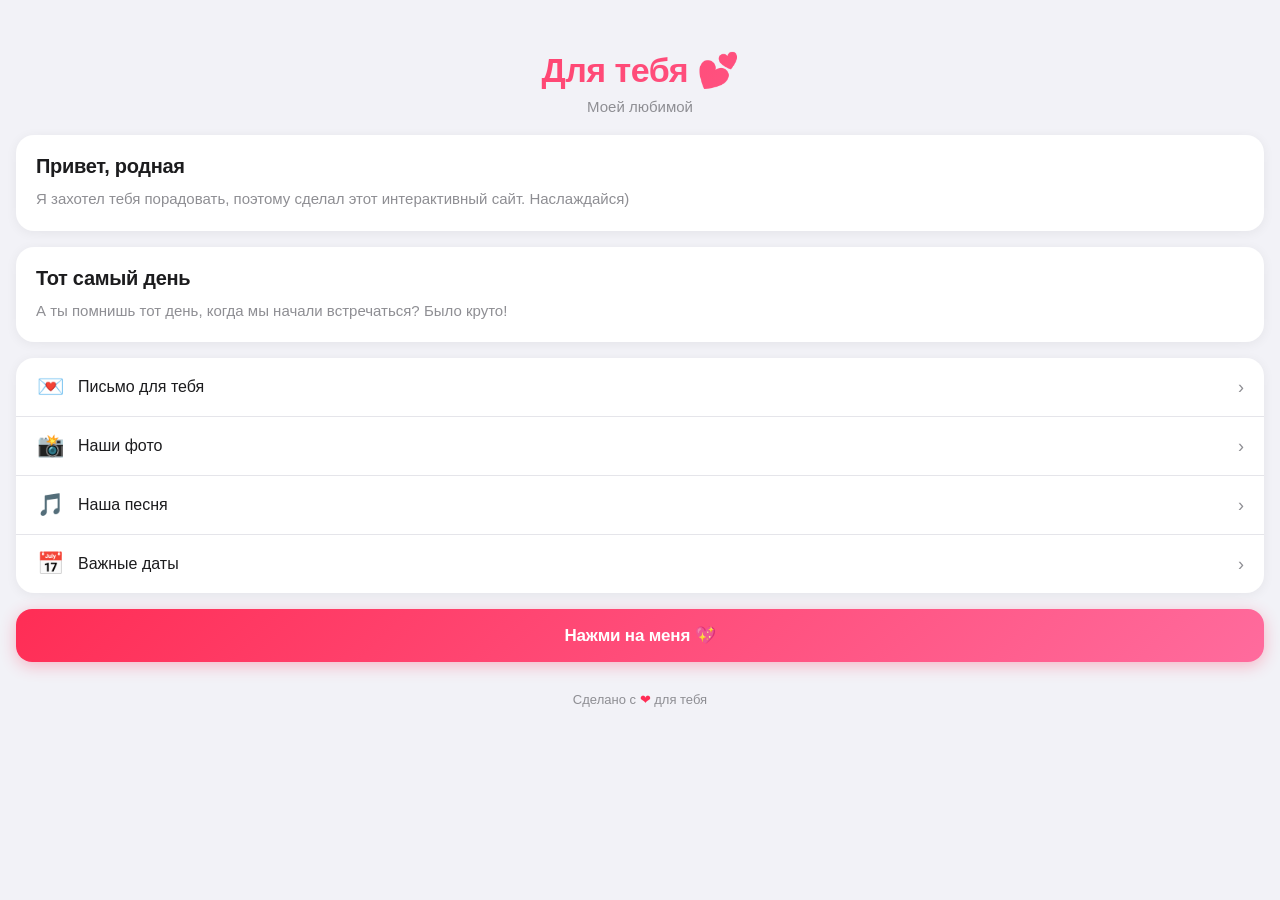
<file: index.html>
<!DOCTYPE html>
<html lang="ru">

<head>
  <meta charset="UTF-8">
  <meta name="viewport" content="width=device-width, initial-scale=1.0, maximum-scale=1.0, user-scalable=no">
  <meta name="apple-mobile-web-app-capable" content="yes">
  <meta name="apple-mobile-web-app-status-bar-style" content="black-translucent">
  <title>Для тебя 💕</title>
  <link rel="stylesheet" href="main.css">
</head>

<body>

  <div class="header">
    <h1>Для тебя 💕</h1>
    <p>Моей любимой</p>
  </div>

  <div class="card">
    <h2>Привет, родная</h2>
    <p>Я захотел тебя порадовать, поэтому сделал этот интерактивный сайт. Наслаждайся)</p>
  </div>

  <div class="card">
    <h2>Тот самый день</h2>
    <p>А ты помнишь тот день, когда мы начали встречаться? Было круто!</p>
  </div>

  <div class="list">
    <a href="letter.html" class="list-item">
      <span class="icon">💌</span>
      <span>Письмо для тебя</span>
      <span class="arrow">›</span>
    </a>
    <a href="photos.html" class="list-item">
      <span class="icon">📸</span>
      <span>Наши фото</span>
      <span class="arrow">›</span>
    </a>
    <a href="songs.html" class="list-item">
      <span class="icon">🎵</span>
      <span>Наша песня</span>
      <span class="arrow">›</span>
    </a>
    <a href="dates.html" class="list-item">
      <span class="icon">📅</span>
      <span>Важные даты</span>
      <span class="arrow">›</span>
    </a>
  </div>

  <button class="btn" onclick="alert('Я люблю тебя и хочу всю жизнь быть с тобой💕')">
    Нажми на меня 💖
  </button>

  <div class="footer">
    Сделано с <span class="heart">❤</span> для тебя
  </div>

</body>

</html>
</file>
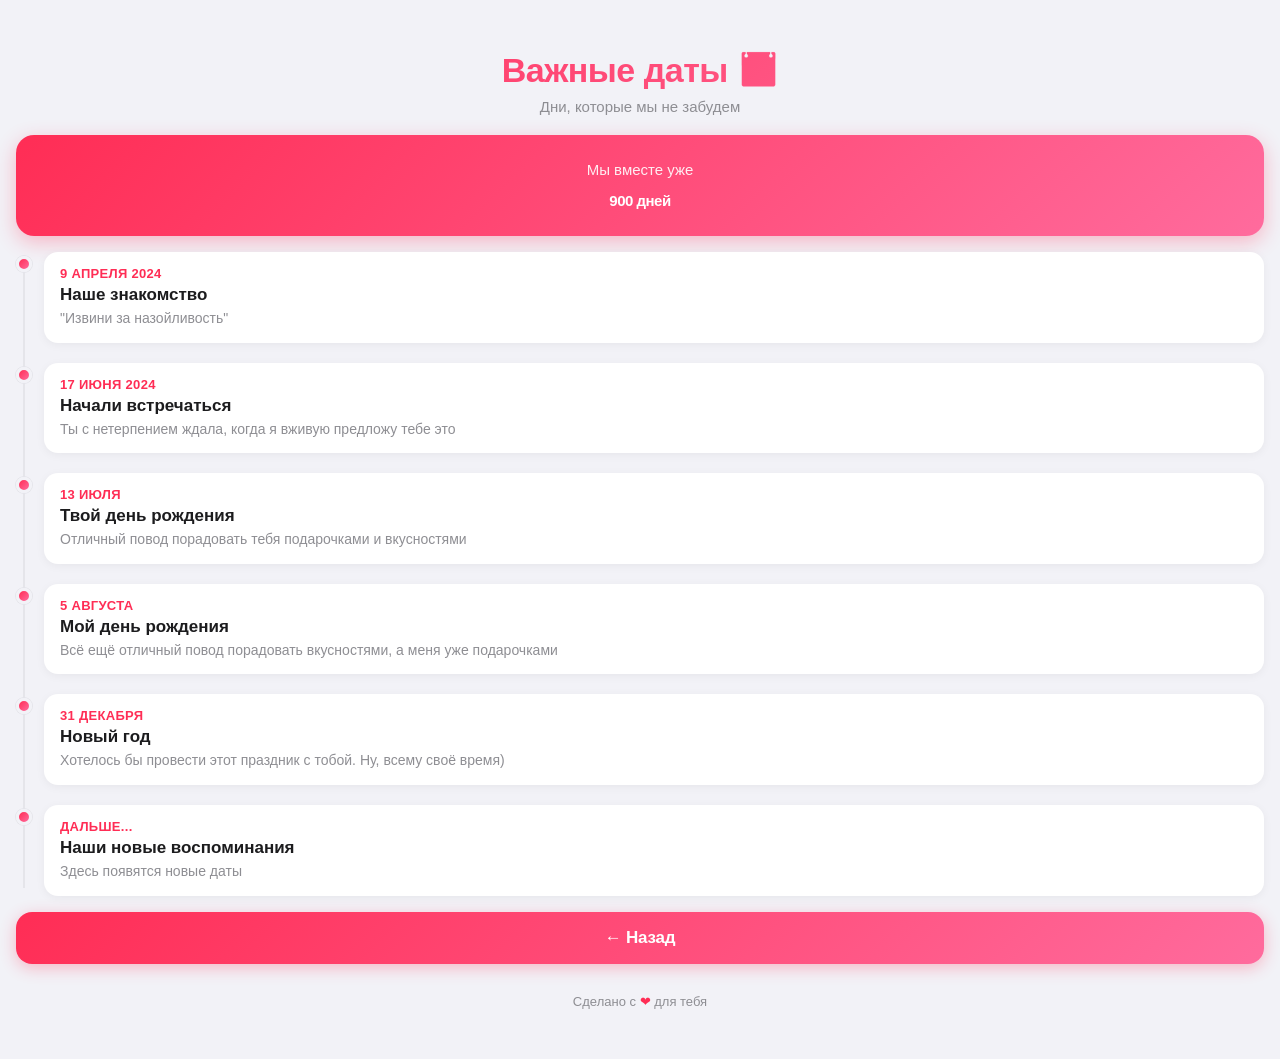
<file: dates.html>
<!DOCTYPE html>
<html lang="ru">
<head>
<meta charset="UTF-8">
<meta name="viewport" content="width=device-width, initial-scale=1.0, maximum-scale=1.0, user-scalable=no">
<meta name="apple-mobile-web-app-capable" content="yes">
<meta name="apple-mobile-web-app-status-bar-style" content="black-translucent">
<title>Важные даты 📅</title>
<link rel="stylesheet" href="main.css">
</head>
<body>

  <div class="header">
    <h1>Важные даты 📅</h1>
    <p>Дни, которые мы не забудем</p>
  </div>

  <!-- Счётчик дней вместе -->
  <div class="card counter-card">
    <p class="counter-label">Мы вместе уже</p>
    <p class="counter-value"><span id="days-together">0</span> дней</p>
  </div>

  <!-- Таймлайн дат -->
  <div class="timeline">

    <div class="timeline-item">
      <div class="timeline-dot"></div>
      <div class="timeline-content">
        <p class="timeline-date">9 апреля 2024</p>
        <p class="timeline-title">Наше знакомство</p>
        <p class="timeline-desc">"Извини за назойливость"</p>
      </div>
    </div>

    <div class="timeline-item">
      <div class="timeline-dot"></div>
      <div class="timeline-content">
        <p class="timeline-date">17 июня 2024</p>
        <p class="timeline-title">Начали встречаться</p>
        <p class="timeline-desc">Ты с нетерпением ждала, когда я вживую предложу тебе это</p>
      </div>
    </div>

    <div class="timeline-item">
      <div class="timeline-dot"></div>
      <div class="timeline-content">
        <p class="timeline-date">13 июля</p>
        <p class="timeline-title">Твой день рождения</p>
        <p class="timeline-desc">Отличный повод порадовать тебя подарочками и вкусностями</p>
      </div>
    </div>

    <div class="timeline-item">
      <div class="timeline-dot"></div>
      <div class="timeline-content">
        <p class="timeline-date">5 августа</p>
        <p class="timeline-title">Мой день рождения</p>
        <p class="timeline-desc">Всё ещё отличный повод порадовать вкусностями, а меня уже подарочками</p>
      </div>
    </div>

    <div class="timeline-item">
      <div class="timeline-dot"></div>
      <div class="timeline-content">
        <p class="timeline-date">31 декабря</p>
        <p class="timeline-title">Новый год</p>
        <p class="timeline-desc">Хотелось бы провести этот праздник с тобой. Ну, всему своё время)</p>
      </div>
    </div>

    <div class="timeline-item">
      <div class="timeline-dot"></div>
      <div class="timeline-content">
        <p class="timeline-date">Дальше...</p>
        <p class="timeline-title">Наши новые воспоминания</p>
        <p class="timeline-desc">Здесь появятся новые даты</p>
      </div>
    </div>

  </div>

  <a href="index.html" class="btn back-btn">← Назад</a>

  <div class="footer">
    Сделано с <span class="heart">❤</span> для тебя
  </div>

  <script>
    // Счётчик дней вместе
    // Замени дату на вашу реальную дату начала отношений
    const startDate = new Date('2024-06-17');

    const now = new Date();
    const diff = Math.floor((now - startDate) / (1000 * 60 * 60 * 24));
    document.getElementById('days-together').textContent = diff;
  </script>

</body>
</html>
</file>
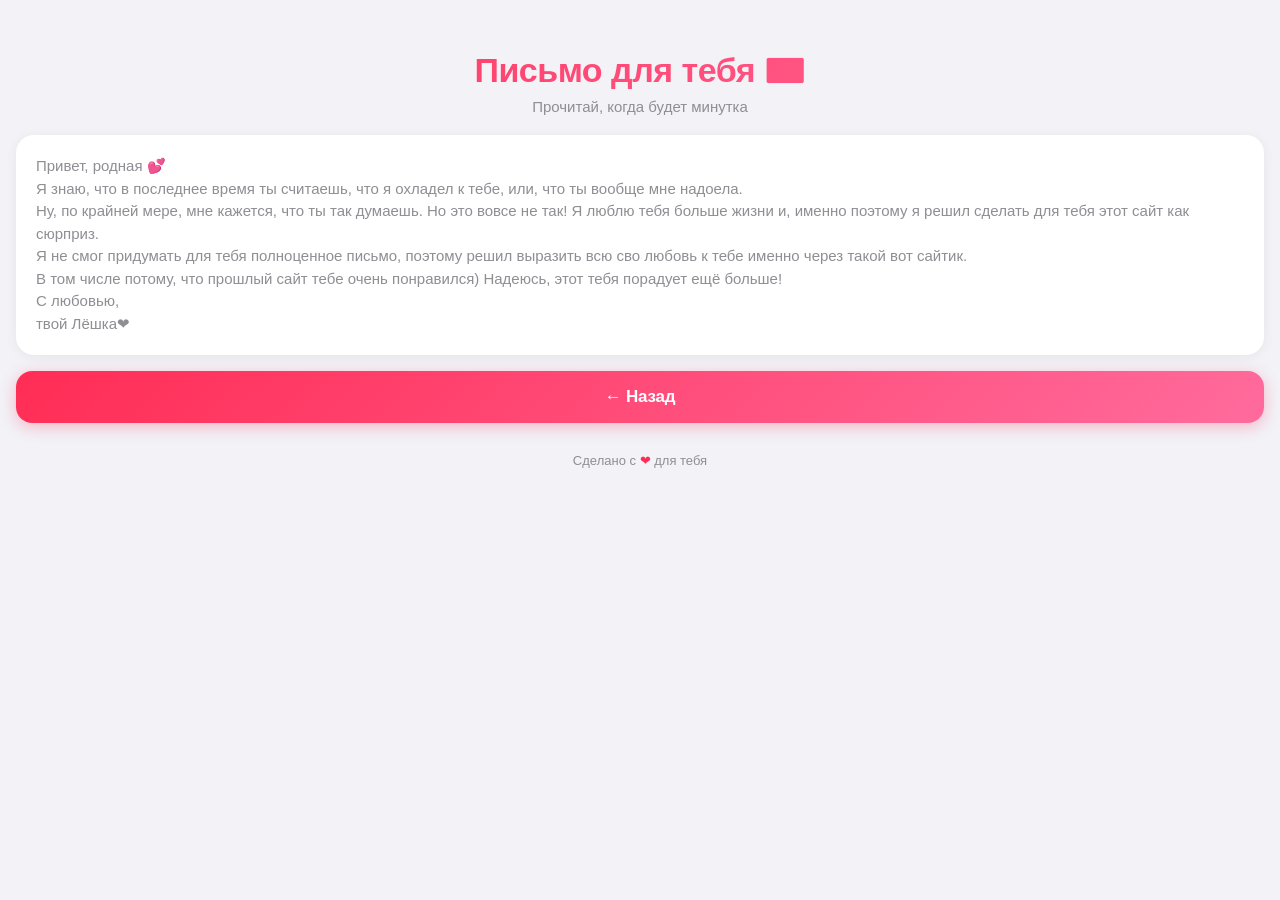
<file: letter.html>
<!DOCTYPE html>
<html lang="ru">
<head>
<meta charset="UTF-8">
<meta name="viewport" content="width=device-width, initial-scale=1.0, maximum-scale=1.0, user-scalable=no">
<meta name="apple-mobile-web-app-capable" content="yes">
<meta name="apple-mobile-web-app-status-bar-style" content="black-translucent">
<title>Письмо для тебя 💌</title>
<link rel="stylesheet" href="main.css">
</head>
<body>

  <div class="header">
    <h1>Письмо для тебя 💌</h1>
    <p>Прочитай, когда будет минутка</p>
  </div>

  <div class="card letter-card">
    <p class="letter-greeting">Привет, родная 💕</p>

    <p>Я знаю, что в последнее время ты считаешь, что я охладел к тебе, или, что ты вообще мне надоела.</p>

    <p>Ну, по крайней мере, мне кажется, что ты так думаешь. Но это вовсе не так! Я люблю тебя больше жизни и, именно поэтому я решил сделать для тебя этот сайт как сюрприз.</p>

    <p>Я не смог придумать для тебя полноценное письмо, поэтому решил выразить всю сво любовь к тебе именно через такой вот сайтик.</p>

    <p>В том числе потому, что прошлый сайт тебе очень понравился) Надеюсь, этот тебя порадует ещё больше!</p>

    <p class="letter-signature">С любовью,<br>твой Лёшка❤</p>
  </div>

  <a href="index.html" class="btn back-btn">← Назад</a>

  <div class="footer">
    Сделано с <span class="heart">❤</span> для тебя
  </div>

</body>
</html>
</file>
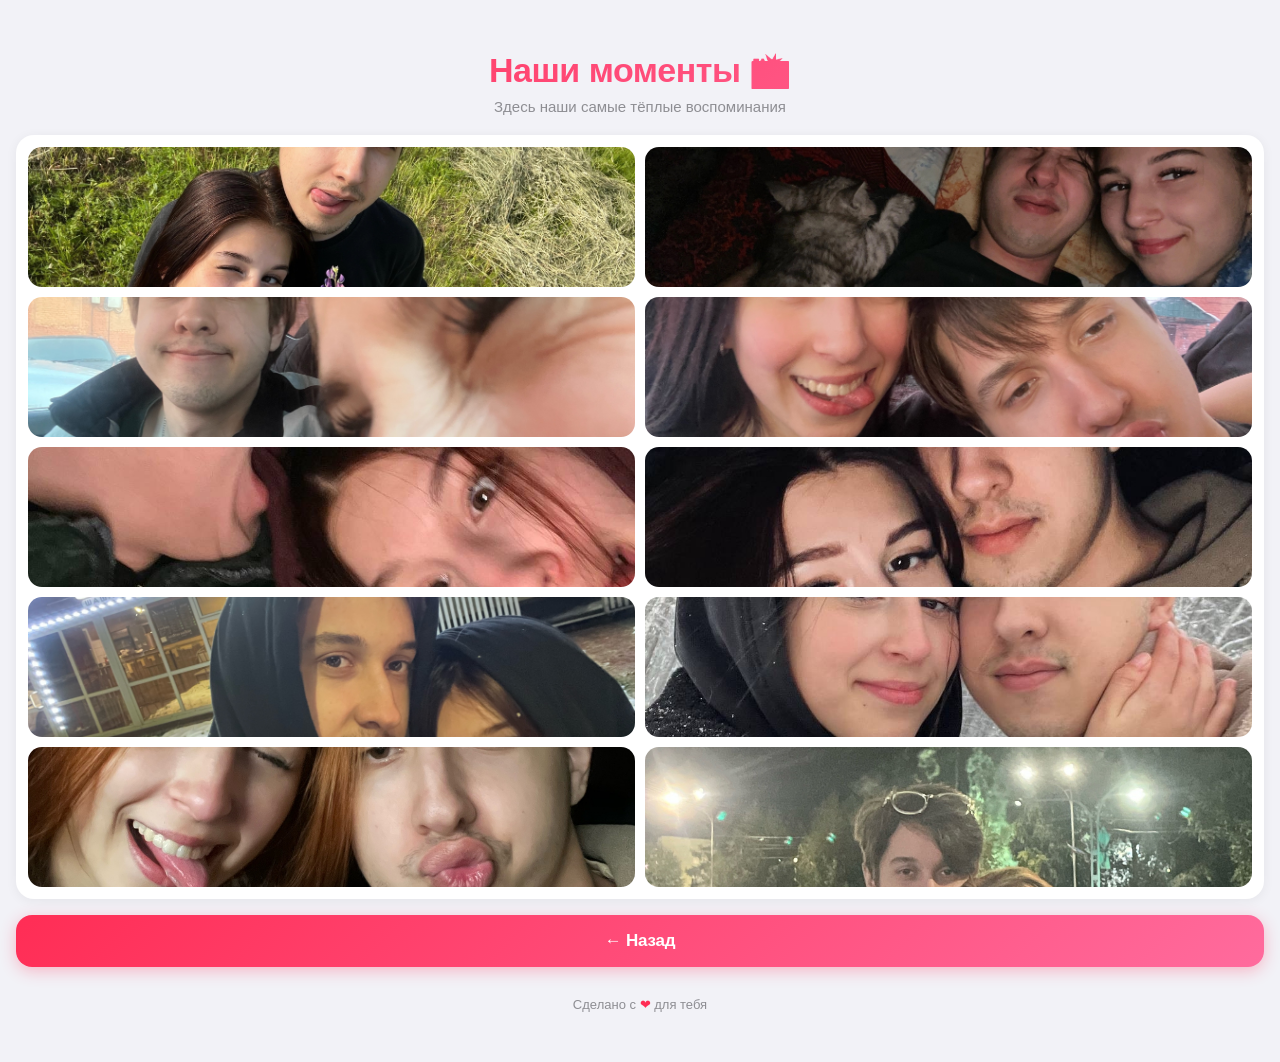
<file: photos.html>
<!DOCTYPE html>
<html lang="ru">
<head>
<meta charset="UTF-8">
<meta name="viewport" content="width=device-width, initial-scale=1.0, maximum-scale=1.0, user-scalable=no">
<meta name="apple-mobile-web-app-capable" content="yes">
<meta name="apple-mobile-web-app-status-bar-style" content="black-translucent">
<title>Наши фото 📸</title>
<link rel="stylesheet" href="main.css">
</head>
<body>

  <div class="header">
    <h1>Наши моменты 📸</h1>
    <p>Здесь наши самые тёплые воспоминания</p>
  </div>

  <div class="card photo-card">
    <div class="photo-grid">
      <img src="images/photo1.jpg" alt="Наше фото 1">
      <img src="images/photo2.jpg" alt="Наше фото 2">
      <img src="images/photo3.jpg" alt="Наше фото 3">
      <img src="images/photo4.jpg" alt="Наше фото 4">
      <img src="images/photo5.jpg" alt="Наше фото 5">
      <img src="images/photo6.jpg" alt="Наше фото 6">
      <img src="images/photo7.jpg" alt="Наше фото 7">
      <img src="images/photo8.jpg" alt="Наше фото 8">
      <img src="images/photo9.jpg" alt="Наше фото 9">
      <img src="images/photo10.jpg" alt="Наше фото 10">
    </div>
  </div>

  <a href="index.html" class="btn back-btn">← Назад</a>

  <div class="footer">
    Сделано с <span class="heart">❤</span> для тебя
  </div>

</body>
</html>
</file>
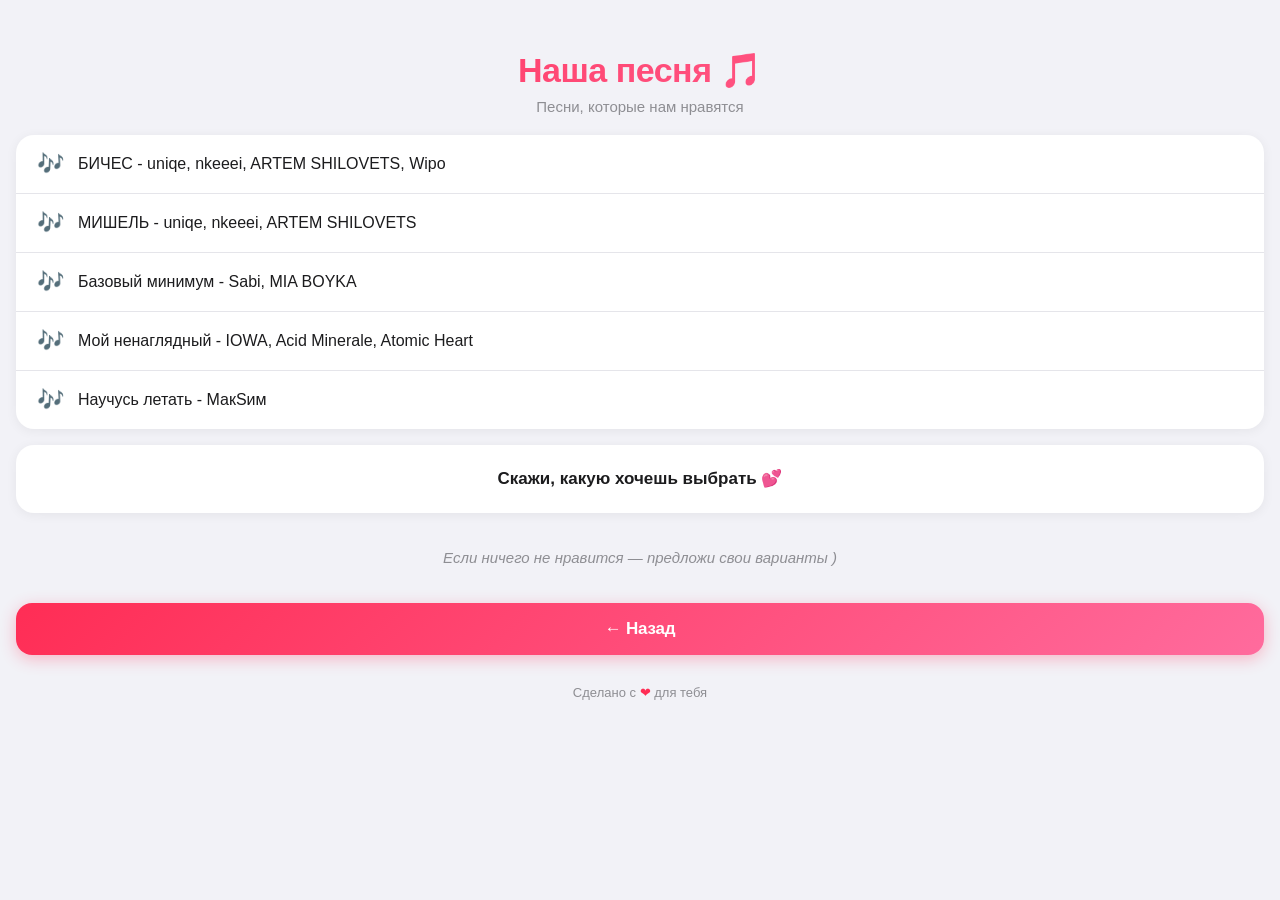
<file: songs.html>
<!DOCTYPE html>
<html lang="ru">
<head>
<meta charset="UTF-8">
<meta name="viewport" content="width=device-width, initial-scale=1.0, maximum-scale=1.0, user-scalable=no">
<meta name="apple-mobile-web-app-capable" content="yes">
<meta name="apple-mobile-web-app-status-bar-style" content="black-translucent">
<title>Наша песня 🎵</title>
<link rel="stylesheet" href="main.css">
</head>
<body>

  <div class="header">
    <h1>Наша песня 🎵</h1>
    <p>Песни, которые нам нравятся</p>
  </div>

  <div class="list songs-list">
    <div class="list-item song-item">
      <span class="icon">🎶</span>
      <span>БИЧЕС - uniqe, nkeeei, ARTEM SHILOVETS, Wipo</span>
    </div>
    <div class="list-item song-item">
      <span class="icon">🎶</span>
      <span>МИШЕЛЬ - uniqe, nkeeei, ARTEM SHILOVETS</span>
    </div>
    <div class="list-item song-item">
      <span class="icon">🎶</span>
      <span>Базовый минимум - Sabi, MIA BOYKA</span>
    </div>
    <div class="list-item song-item">
      <span class="icon">🎶</span>
      <span>Мой ненаглядный - IOWA, Acid Minerale, Atomic Heart</span>
    </div>
    <div class="list-item song-item">
      <span class="icon">🎶</span>
      <span>Научусь летать - МакSим</span>
    </div>
  </div>

  <div class="card song-question">
    <p>Скажи, какую хочешь выбрать 💕</p>
  </div>

  <div class="card song-alt">
    <p>Если ничего не нравится — предложи свои варианты )</p>
  </div>

  <a href="index.html" class="btn back-btn">← Назад</a>

  <div class="footer">
    Сделано с <span class="heart">❤</span> для тебя
  </div>

</body>
</html>
</file>
<file: main.css>
* {
  margin: 0;
  padding: 0;
  box-sizing: border-box;
  -webkit-tap-highlight-color: transparent;
}

:root {
  --ios-bg: #f2f2f7;
  --ios-card: #ffffff;
  --ios-blue: #007aff;
  --ios-pink: #ff2d55;
  --ios-text: #1c1c1e;
  --ios-gray: #8e8e93;
  --ios-separator: #e5e5ea;
}

@media (prefers-color-scheme: dark) {
  :root {
    --ios-bg: #000000;
    --ios-card: #1c1c1e;
    --ios-text: #ffffff;
    --ios-gray: #8e8e93;
    --ios-separator: #38383a;
  }
}

body {
  font-family: -apple-system, BlinkMacSystemFont, "SF Pro Display", "Segoe UI", Roboto, sans-serif;
  background: var(--ios-bg);
  color: var(--ios-text);
  min-height: 100vh;
  padding: 20px 16px 40px;
  -webkit-font-smoothing: antialiased;
  transition: background 0.3s, color 0.3s;
}

/* Заголовок */
.header {
  text-align: center;
  padding: 30px 0 20px;
}

.header h1 {
  font-size: 34px;
  font-weight: 700;
  letter-spacing: -0.5px;
  margin-bottom: 8px;
  background: linear-gradient(135deg, #ff2d55, #ff6b9d);
  -webkit-background-clip: text;
  -webkit-text-fill-color: transparent;
  background-clip: text;
}

.header p {
  font-size: 15px;
  color: var(--ios-gray);
  font-weight: 500;
}

/* Карточка */
.card {
  background: var(--ios-card);
  border-radius: 18px;
  padding: 20px;
  margin-bottom: 16px;
  box-shadow: 0 2px 12px rgba(0, 0, 0, 0.06);
  transition: transform 0.2s, box-shadow 0.2s, background 0.3s;
}

.card:active {
  transform: scale(0.98);
}

.card h2 {
  font-size: 20px;
  font-weight: 600;
  margin-bottom: 10px;
  letter-spacing: -0.3px;
}

.card p {
  font-size: 15px;
  line-height: 1.5;
  color: var(--ios-gray);
}

/* Список в стиле iOS */
.list {
  background: var(--ios-card);
  border-radius: 18px;
  overflow: hidden;
  margin-bottom: 16px;
  box-shadow: 0 2px 12px rgba(0, 0, 0, 0.06);
}

.list-item {
  display: flex;
  align-items: center;
  padding: 16px 20px;
  border-bottom: 1px solid var(--ios-separator);
  font-size: 16px;
  cursor: pointer;
  transition: background 0.15s;
}

.list-item:last-child {
  border-bottom: none;
}

.list-item:active {
  background: var(--ios-bg);
}

.list-item .icon {
  font-size: 22px;
  margin-right: 14px;
  width: 28px;
  text-align: center;
}

.list-item .arrow {
  margin-left: auto;
  color: var(--ios-gray);
  font-size: 18px;
  font-weight: 300;
}

/* Кнопка */
.btn {
  display: block;
  width: 100%;
  padding: 16px;
  border: none;
  border-radius: 16px;
  background: linear-gradient(135deg, #ff2d55, #ff6b9d);
  color: white;
  font-size: 17px;
  font-weight: 600;
  letter-spacing: -0.2px;
  cursor: pointer;
  transition: transform 0.15s, opacity 0.15s;
  font-family: inherit;
  margin-top: 8px;
  box-shadow: 0 4px 16px rgba(255, 45, 85, 0.3);
}

.btn:active {
  transform: scale(0.97);
  opacity: 0.9;
}

/* Футер */
.footer {
  text-align: center;
  padding: 30px 0 10px;
  font-size: 13px;
  color: var(--ios-gray);
}

.footer .heart {
  color: var(--ios-pink);
  animation: beat 1.4s ease-in-out infinite;
  display: inline-block;
}

@keyframes beat {
  0%, 100% { transform: scale(1); }
  50% { transform: scale(1.25); }
}

/* Плавное появление */
.card, .list, .btn {
  animation: fadeUp 0.5s ease-out both;
}

.card:nth-child(2) { animation-delay: 0.05s; }
.card:nth-child(3) { animation-delay: 0.1s; }
.list { animation-delay: 0.15s; }
.btn { animation-delay: 0.2s; }

@keyframes fadeUp {
  from { opacity: 0; transform: translateY(12px); }
  to { opacity: 1; transform: translateY(0); }
}

/* Сетка для фото */
.photo-card {
  padding: 12px;
}

.photo-grid {
  display: grid;
  grid-template-columns: repeat(2, 1fr);
  gap: 10px;
}

.photo-grid img {
  width: 100%;
  height: 140px;
  object-fit: cover;
  border-radius: 14px;
  transition: transform 0.2s;
  display: block;
}

.photo-grid img:active {
  transform: scale(0.97);
}

/* Ссылка-пункт списка (чтобы выглядела как остальные) */
a.list-item {
  color: var(--ios-text);
  text-decoration: none;
}

/* Кнопка «Назад» */
.back-btn {
  text-decoration: none;
  text-align: center;
  display: block;
  margin-top: 8px;
}

/* Страница песен */
.song-item {
  cursor: default;
}

.song-item:active {
  background: transparent;
}

.song-question {
  text-align: center;
  padding: 22px 20px;
}

.song-question p {
  font-size: 17px;
  font-weight: 600;
  color: var(--ios-text);
  line-height: 1.4;
}

.song-alt {
  text-align: center;
  padding: 18px 20px;
  background: transparent;
  box-shadow: none;
}

.song-alt p {
  font-size: 15px;
  color: var(--ios-gray);
  line-height: 1.5;
  font-style: italic;
}

/* Счётчик дней вместе */
.counter-card {
  text-align: center;
  padding: 24px 20px;
  background: linear-gradient(135deg, #ff2d55, #ff6b9d);
  color: white;
  box-shadow: 0 6px 20px rgba(255, 45, 85, 0.3);
}

.counter-label {
  font-size: 14px;
  font-weight: 500;
  opacity: 0.9;
  margin-bottom: 8px;
  color: white !important;
}

.counter-value {
  font-size: 34px;
  font-weight: 700;
  letter-spacing: -0.5px;
  color: white !important;
}

/* Таймлайн */
.timeline {
  position: relative;
  padding-left: 28px;
  margin-bottom: 16px;
}

.timeline::before {
  content: '';
  position: absolute;
  left: 7px;
  top: 8px;
  bottom: 8px;
  width: 2px;
  background: var(--ios-separator);
}

.timeline-item {
  position: relative;
  margin-bottom: 20px;
}

.timeline-item:last-child {
  margin-bottom: 0;
}

.timeline-dot {
  position: absolute;
  left: -28px;
  top: 4px;
  width: 16px;
  height: 16px;
  border-radius: 50%;
  background: linear-gradient(135deg, #ff2d55, #ff6b9d);
  border: 3px solid var(--ios-bg);
  box-shadow: 0 0 0 1px var(--ios-separator);
}

.timeline-content {
  background: var(--ios-card);
  border-radius: 14px;
  padding: 14px 16px;
  box-shadow: 0 2px 10px rgba(0, 0, 0, 0.05);
}

.timeline-date {
  font-size: 13px;
  font-weight: 600;
  color: var(--ios-pink);
  margin-bottom: 4px;
  text-transform: uppercase;
  letter-spacing: 0.3px;
}

.timeline-title {
  font-size: 17px;
  font-weight: 600;
  color: var(--ios-text);
  margin-bottom: 4px;
}

.timeline-desc {
  font-size: 14px;
  line-height: 1.4;
  color: var(--ios-gray);
}
</file>
